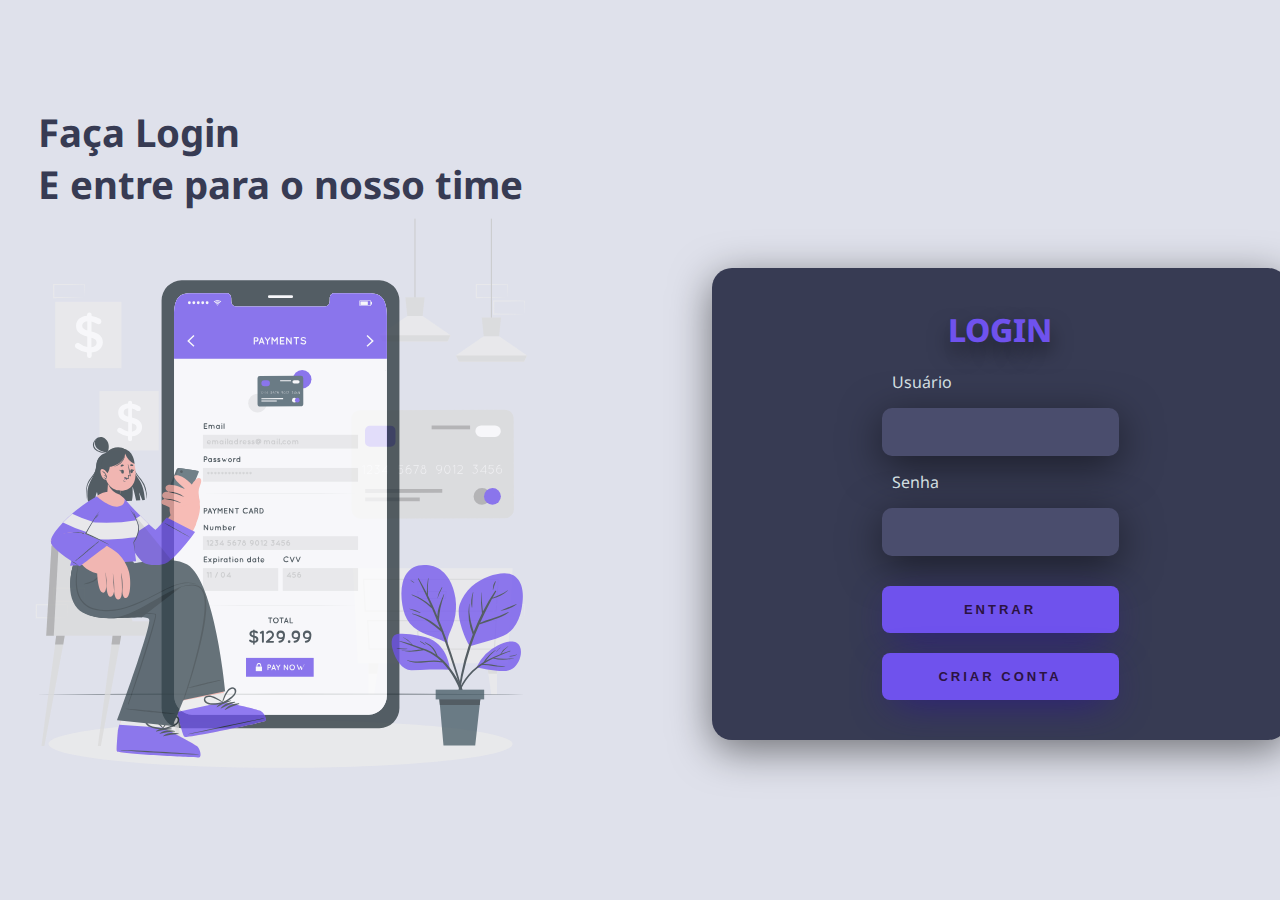
<file: login.html>
<!DOCTYPE html>
<html lang="en">

<head>
    <meta charset="UTF-8">
    <meta name="viewport" content="width=device-width, initial-scale=1.0">
    <title>Login</title>
    <link rel="stylesheet" href="styleLogin.css">
</head>

<body>
    <div class="main-login">
        <div id="login">
            <div class="container">
                <div class="esquerda-row">
                    <div class="col-md-6">
                        <div class="esquerda-login">
                            <h1 id="titulo-login">Faça Login<br>E entre para o nosso time</h1>
                            <img src="finances.svg" alt="" class="left-img">
                        </div>
                    </div>
                </div>
            </div>
            <div class="container">
                <div id="login-row" class="row justify-content-center align-items-center">
                    <div id="login-column" class="col-md-6">
                        <div id="login-box" class="col-md-6">
                            <form id="login-form" class="form" method="post" onsubmit="loginUser (this)">
                                <h1 class="text-center text-info">LOGIN</h1>
                                <div class="form-group">
                                    <label for="username" class="text-info">Usuário</label><br>
                                    <input type="text" name="username" id="username" class="form-control">
                                </div>
                                <div class="form-group">
                                    <label for="password" class="text-info">Senha</label><br>
                                    <input type="password" name="password" id="password" class="form-control">
                                </div>
                                <div class="form-group text-right" id="btns-login">
                                    <input type="submit" name="submit" class="btn btn-info btn-md" value="Entrar"
                                        id="btn-login">
                                    <button type="button" class="btn-info" data-toggle="modal" data-target="#loginModal"
                                        onclick="trocarTela()">Criar conta
                                    </button>
                                </div>
                            </form>
                        </div>
                    </div>
                </div>
            </div>
        </div>

        <!-- Modal -->
        <div class="modal-fade" id="loginModal" tabindex="-1" role="dialog" aria-labelledby="loginModalLabel"
            aria-hidden="true">
            <div class="modal-dialog" role="document">
                <div class="modal-content">
                    <div class="modal-body">
                        <div id="login-box" class="col-md-12">
                            <form id="login-form" class="form" method="post" onsubmit="loginUser (this)">
                                <h1 class="text-center text-info">CADASTRAR</h1>
                                <div class="form-group">
                                    <label for="login" class="text-info">Usuário</label><br>
                                    <input type="text" name="txt_login" id="txt_login" class="form-control">
                                </div>
                                <div class="form-group">
                                    <label for="nome" class="text-info">Nome completo</label><br>
                                    <input type="text" name="txt_nome" id="txt_nome" class="form-control">
                                </div>
                                <div class="form-group">
                                    <label for="email" class="text-info">E-mail</label><br>
                                    <input type="text" name="txt_email" id="txt_email" class="form-control">
                                </div>
                                <div class="form-group">
                                    <label for="senha" class="text-info">Senha</label><br>
                                    <input type="password" name="txt_senha" id="txt_senha" class="form-control">
                                </div>
                                <div class="form-group">
                                    <label for="senha2" class="text-info">Confirmação de Senha</label><br>
                                    <input type="password" name="txt_senha2" id="txt_senha2" class="form-control">
                                </div>
                                <div class="modal-footer">
                                    <button type="button" class="btn btn-secondary" data-dismiss="modal"
                                        onclick="voltarTela()" id="btn-cancela">Voltar</button>
                                    <button type="button" id="btn_salvar" class="btn btn-info"
                                        onclick="voltarLogin()">Salvar</button>
                                </div>
                            </form>
                        </div>
                    </div>
                </div>
            </div>
        </div>
    </div>

    <script src="login.js"></script>
    <script>

        // Declara uma função para processar o formulário de login
        function processaFormLogin(event) {
            // Cancela a submissão do formulário para tratar sem fazer refresh da tela
            event.preventDefault();

            // Obtem os dados de login e senha a partir do formulário de login
            var username = document.getElementById('username').value;
            var password = document.getElementById('password').value;

            // Valida login e se estiver ok, redireciona para tela inicial da aplicação
            resultadoLogin = loginUser(username, password);
            if (resultadoLogin) {
                window.location.href = 'index.html';
            }
            else { // Se login falhou, avisa ao usuário
                alert('Usuário ou senha incorretos');
            }
        }

        function salvaLogin(event) {
            // Cancela a submissão do formulário para tratar sem fazer refresh da tela
            event.preventDefault();

            // Obtem os dados do formulário
            let login = document.getElementById('txt_login').value;
            let nome = document.getElementById('txt_nome').value;
            let email = document.getElementById('txt_email').value;
            let senha = document.getElementById('txt_senha').value;
            let senha2 = document.getElementById('txt_senha2').value;
            if (senha != senha2) {
                alert('As senhas informadas não conferem.');
                return
            }

            // Adiciona o usuário no banco de dados
            addUser(nome, login, senha, email);
            alert('Usuário salvo com sucesso. Proceda com o login para ');

            // Oculta a div modal do login
            //document.getElementById ('loginModal').style.display = 'none';
            $('#loginModal').modal('hide');
        }

        // Associa a funçao processaFormLogin  formulário adicionado um manipulador do evento submit
        document.getElementById('login-form').addEventListener('submit', processaFormLogin);


        // Associar salvamento ao botao
        document.getElementById('btn_salvar').addEventListener('click', salvaLogin);        
    </script>

    <script src="https://code.jquery.com/jquery-3.2.1.slim.min.js"
        integrity="sha384-KJ3o2DKtIkvYIK3UENzmM7KCkRr/rE9/Qpg6aAZGJwFDMVNA/GpGFF93hXpG5KkN"
        crossorigin="anonymous"></script>
    <script src="https://cdnjs.cloudflare.com/ajax/libs/popper.js/1.12.9/umd/popper.min.js"
        integrity="sha384-ApNbgh9B+Y1QKtv3Rn7W3mgPxhU9K/ScQsAP7hUibX39j7fakFPskvXusvfa0b4Q"
        crossorigin="anonymous"></script>
    <script src="https://maxcdn.bootstrapcdn.com/bootstrap/4.0.0/js/bootstrap.min.js"
        integrity="sha384-JZR6Spejh4U02d8jOt6vLEHfe/JQGiRRSQQxSfFWpi1MquVdAyjUar5+76PVCmYl"
        crossorigin="anonymous"></script>
</body>

</html>
</file>
<file: styleLogin.css>
@import url('https://fonts.googleapis.com/css2?family=Noto+Sans:wght@400;700&display=swap');

body {
    margin: 0;
    font-family: 'Noto Sans', sans-serif;
    width: 100vw;
    height: 100vh;
    background: #DFE1EB;
    display: flex;
    justify-content: center;
    align-items: center;
}

body * {
    box-sizing: border-box;
    margin: 0;
}

#login {
    display: grid;
    grid-template-columns: 1fr 1fr;
}

.main-login {
    display: grid;
    grid-template-columns: 1fr 1fr;
    margin: 100px;
}

.modal-fade {
    display: none;
}

.esquerda-login {
    width: 80vh;
    height: 100vh;
    display: flex;
    justify-content: center;
    align-items: center;
    flex-direction: column;
}

.left-img {
    width: 65vh;
}

.esquerda-login>h1 {
    color: #373B53;
    font-size: 3vw;
}

#login-column {
    width: 80vh;
    height: 100vh;
    display: flex;
    justify-content: center;
    align-items: center;
    flex-direction: column;
}

#loginModal{
    width: 80vh;
    height: 100vh;
    display: none;
    justify-content: center;
    align-items: center;
    flex-direction: column;
}

.form-group > input {
    width: 100%;
    border: none;
    border-radius: 10px;
    padding: 15px;
    background: #4A4D6D;
    color: #f0ffffde;
    font-size: 12pt;
    box-shadow: 0px 10px 40px rgba(0, 0, 0, 0.5);
    outline: none;
    box-sizing: border-box;
    margin-top: 15px;
    margin-bottom: 15px;
}

#btn-login {
    font-size: 13px;
    width: 100%;
    padding: 16px 0px;
    margin-bottom: 10px;
    border: none;
    border-radius: 8px;
    outline: none;
    text-transform: uppercase;
    font-weight: 800;
    letter-spacing: 3px;
    color: #2b1342;
    background-color: #6F52ED;
    cursor: pointer;
    box-shadow: 0px 10px 40px -12px #281094;
    
}

.form-group > label {
    color: #f0ffffde;
    margin-bottom: 10px;
    margin: 10px;
}

.btn-info {
    font-size: 13px;
    width: 100%;
    padding: 16px 0px;
    margin-top: 10px;
    margin-bottom: 10px;
    border: none;
    border-radius: 8px;
    outline: none;
    text-transform: uppercase;
    font-weight: 800;
    letter-spacing: 3px;
    color: #2b1342;
    background-color: #6F52ED;
    cursor: pointer;
    box-shadow: 0px 10px 40px -12px #281094;
}

#btn-login:hover {
    background-color: #A290F3;
    transition: 0.5s;
    transform: scale(1.0);
}

.btn-info:hover {
    background-color: #A290F3;
    transition: 0.5s;
    transform: scale(1.0);
}

#login-box {
    width: 80%;
    display: flex;
    margin-top: 15%;
    justify-content: center;
    align-items: center;
    flex-direction: column;
    padding: 30px 35px;
    background: #373B53;
    border-radius: 20px;
    box-shadow: 0px 10px 40px rgba(0, 0, 0, 0.5);
}

.form > h1 {
    color: #6F52ED;
    font-weight: 800;
    margin: 10px;
    margin-bottom: 20px;
    text-shadow: 0px 10px 20px rgba(0, 0, 0, 0.5);
    text-align: center;
}


/* CADASTRO */

#btn-cancela {
    font-size: 13px;
    width: 100%;
    padding: 16px 0px;
    margin-top: 10px;
    margin-bottom: 10px;
    border: none;
    border-radius: 8px;
    outline: none;
    text-transform: uppercase;
    font-weight: 800;
    letter-spacing: 3px;
    color: #2b1342;
    background-color: #6F52ED;
    cursor: pointer;
    box-shadow: 0px 10px 40px -12px #281094;
}

#btn-cancela:hover {
    background-color: #A290F3;
    transition: 0.5s;
    transform: scale(1.0);
}

.modal-footer {
    display: grid;
    grid-template-columns: 1fr 1fr;
    grid-gap: 20px;
}
</file>
